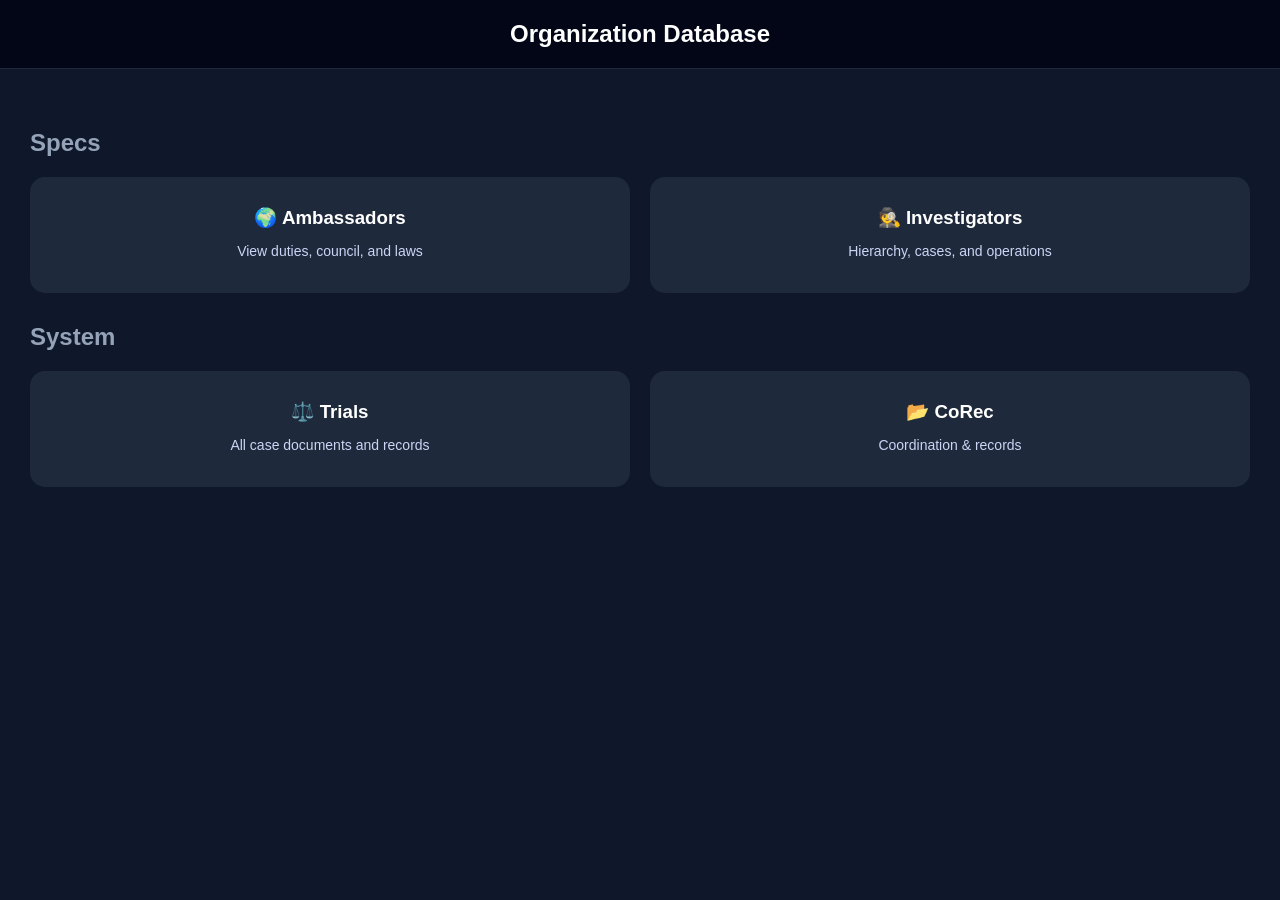
<file: index.html>
<!DOCTYPE html>
<html lang="en">
<head>
  <meta charset="UTF-8">
  <title>Organization Database</title>
  <style>
    body {
      margin: 0;
      font-family: Arial, sans-serif;
      background: #0f172a;
      color: white;
    }

    header {
      padding: 20px;
      text-align: center;
      background: #020617;
      font-size: 24px;
      font-weight: bold;
      border-bottom: 1px solid #1e293b;
    }

    .container {
      padding: 30px;
    }

    h2 {
      margin-top: 30px;
      color: #94a3b8;
    }

    .grid {
      display: grid;
      grid-template-columns: repeat(auto-fit, minmax(200px, 1fr));
      gap: 20px;
      margin-top: 15px;
    }

    .card {
      background: #1e293b;
      padding: 20px;
      border-radius: 15px;
      cursor: pointer;
      transition: 0.2s;
      text-align: center;
    }

    .card:hover {
      background: #334155;
      transform: scale(1.05);
    }

    .card h3 {
      margin: 10px 0;
    }

    .card p {
      font-size: 14px;
      color: #cbd5f5;
    }
  </style>
</head>

<body>

<header>
  Organization Database
</header>

<div class="container">

  <h2>Specs</h2>
  <div class="grid">
    <div class="card" onclick="location.href='ambassadors.html'">
      <h3>🌍 Ambassadors</h3>
      <p>View duties, council, and laws</p>
    </div>

    <div class="card" onclick="location.href='investigators.html'">
      <h3>🕵️ Investigators</h3>
      <p>Hierarchy, cases, and operations</p>
    </div>
  </div>

  <h2>System</h2>
  <div class="grid">
    <div class="card" onclick="location.href='trials.html'">
      <h3>⚖️ Trials</h3>
      <p>All case documents and records</p>
    </div>

    <div class="card" onclick="location.href='corec.html'">
      <h3>📂 CoRec</h3>
      <p>Coordination & records</p>
    </div>
  </div>

</div>

</body>
</html>
</file>
